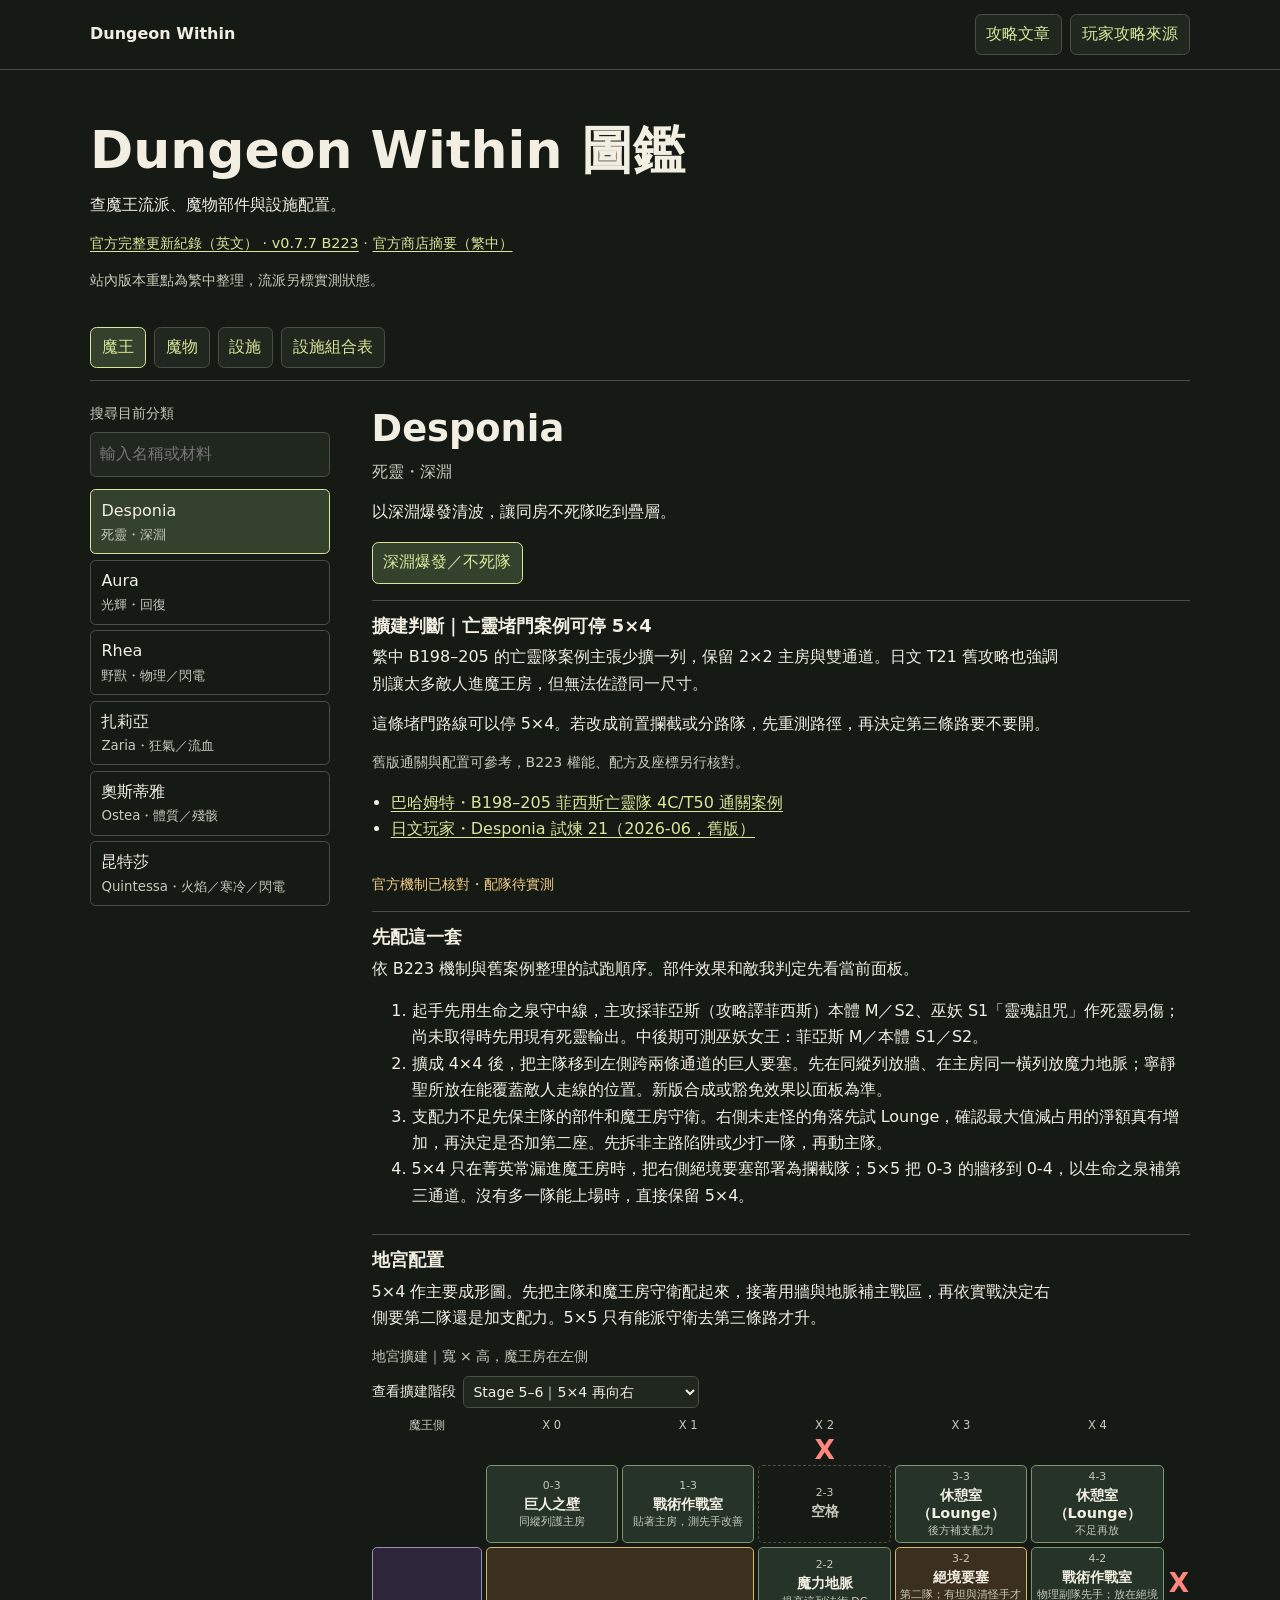
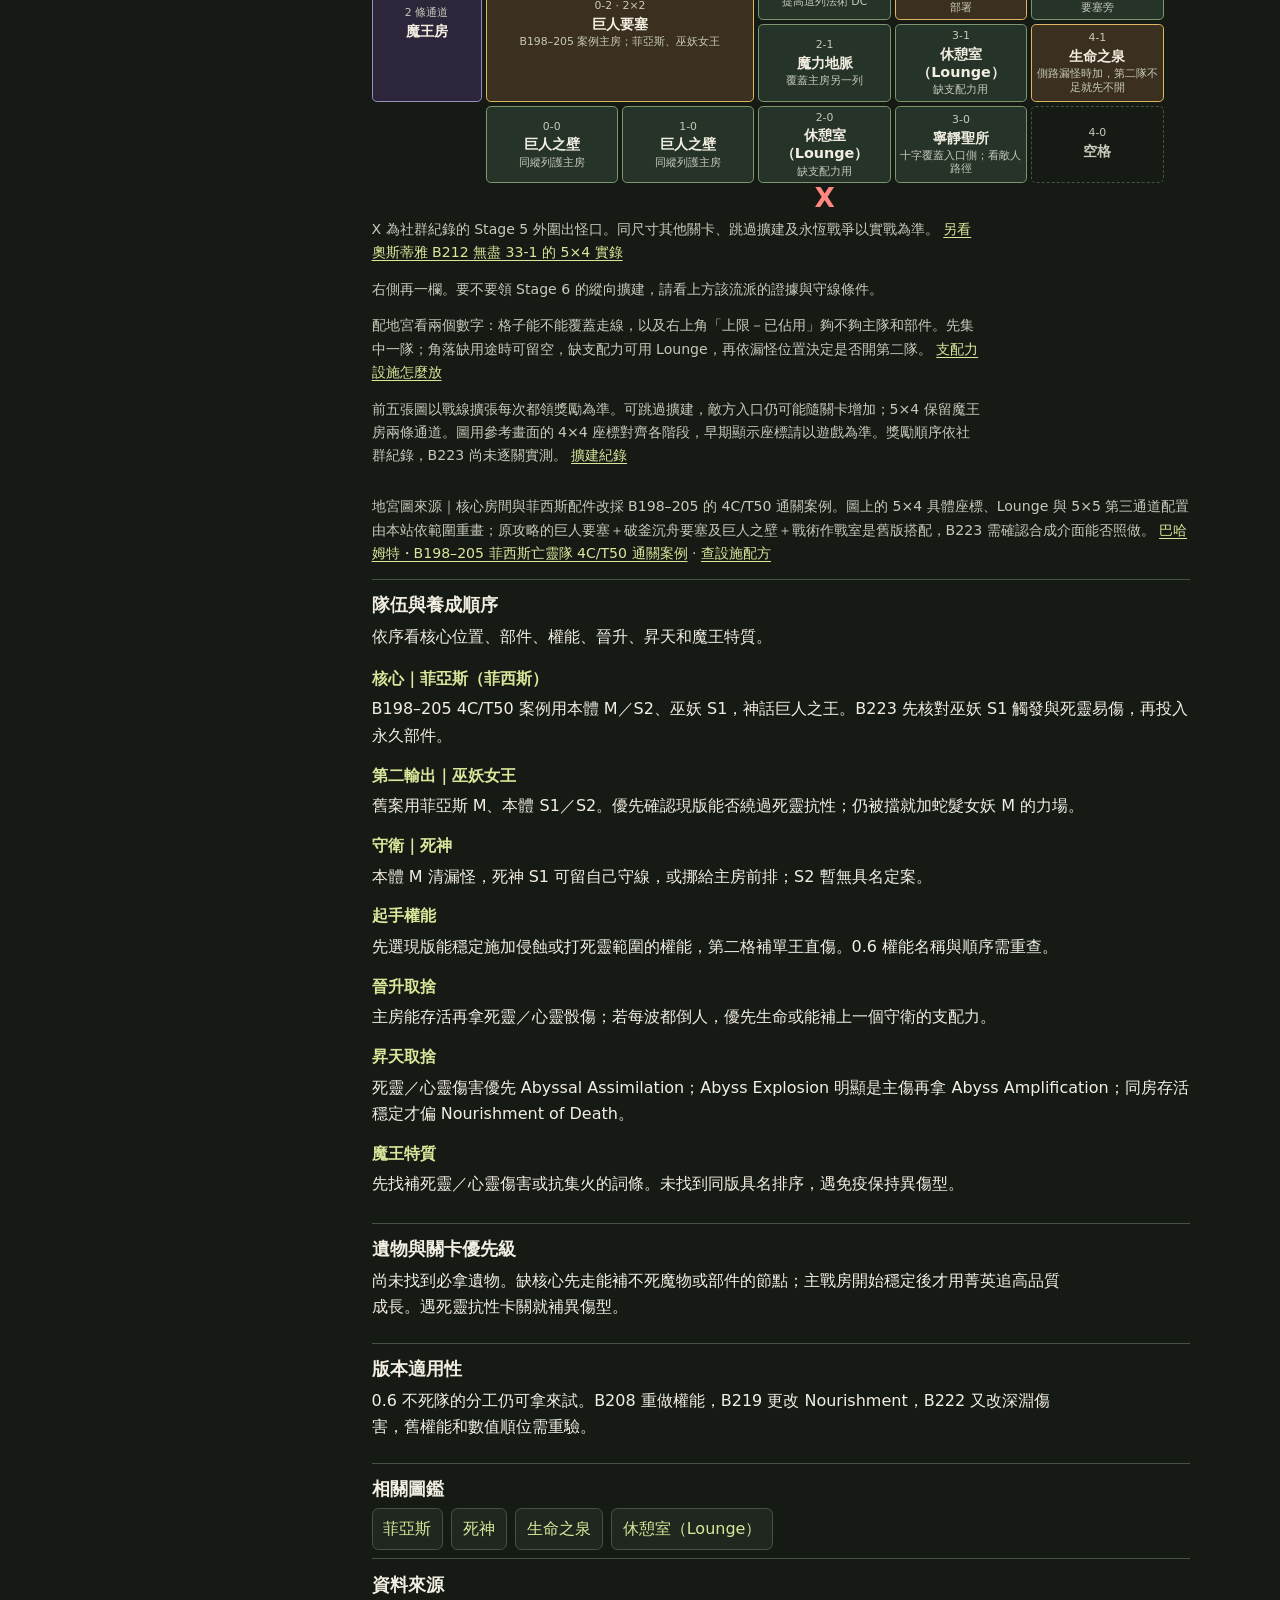
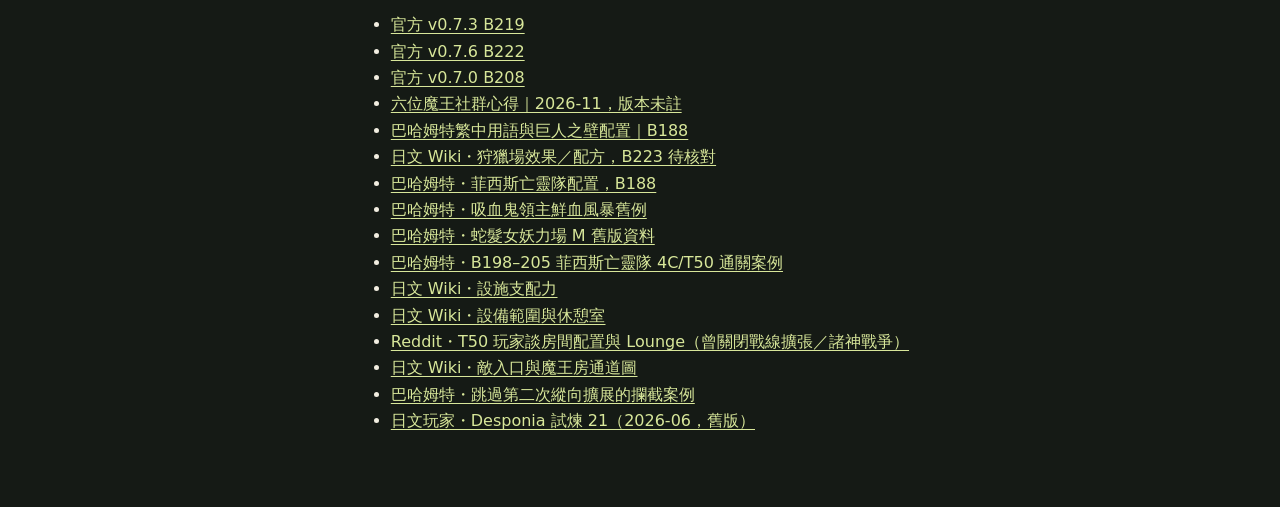
<file: index.html>
<!doctype html>
<html lang="zh-Hant">
<head>
  <meta charset="utf-8">
  <meta name="viewport" content="width=device-width, initial-scale=1">
  <meta name="theme-color" content="#151a15">
  <meta name="description" content="Dungeon Within 繁體中文圖鑑，查魔王流派、魔物部件與設施配置。">
  <title>Dungeon Within｜魔王、魔物與設施圖鑑</title>
  <link rel="stylesheet" href="codex.css?v=entrances-6">
  <script defer src="codex-data.js?v=entrances-6"></script>
  <script defer src="codex.js?v=video-evidence-1"></script>
</head>
<body>
  <a class="skip" href="#main">跳到圖鑑</a>
  <header class="mast"><div class="wrap mast-inner">
    <a class="brand" href="./">Dungeon Within</a>
    <nav aria-label="站內導覽" class="related"><a href="guides.html">攻略文章</a><a href="sources.html">玩家攻略來源</a></nav>
  </div></header>
  <main class="wrap" id="main">
    <header class="intro">
      <h1>Dungeon Within 圖鑑</h1>
      <p>查魔王流派、魔物部件與設施配置。</p>
      <p class="version"><a href="https://gamecoaster.notion.site/Dungeon-Within-Release-Note-EN-32e4966ac9c3808bba34f56a92457d39">官方完整更新紀錄（英文） · v0.7.7 B223</a> · <a href="https://apps.apple.com/tw/app/id6761328517">官方商店摘要（繁中）</a></p>
      <p class="version">站內版本重點為繁中整理，流派另標實測狀態。</p>
    </header>
    <nav aria-label="圖鑑類型" class="tabs" id="categories">
      <a href="#lords" data-category="lords">魔王</a>
      <a href="#monsters" data-category="monsters">魔物</a>
      <a href="#facilities" data-category="facilities">設施</a>
      <a href="#recipes" data-category="recipes">設施組合表</a>
    </nav>
    <div class="workspace">
      <aside class="inventory" aria-label="圖鑑索引">
        <label for="lookup">搜尋目前分類</label>
        <input id="lookup" type="search" placeholder="輸入名稱或材料">
        <nav id="entries" aria-label="圖鑑條目"></nav>
      </aside>
      <article id="detail" aria-labelledby="entry-title"></article>
    </div>
    <noscript>請啟用 JavaScript 瀏覽圖鑑，或前往 <a href="guides.html">原攻略文章</a>。</noscript>
  </main>
</body>
</html>
</file>
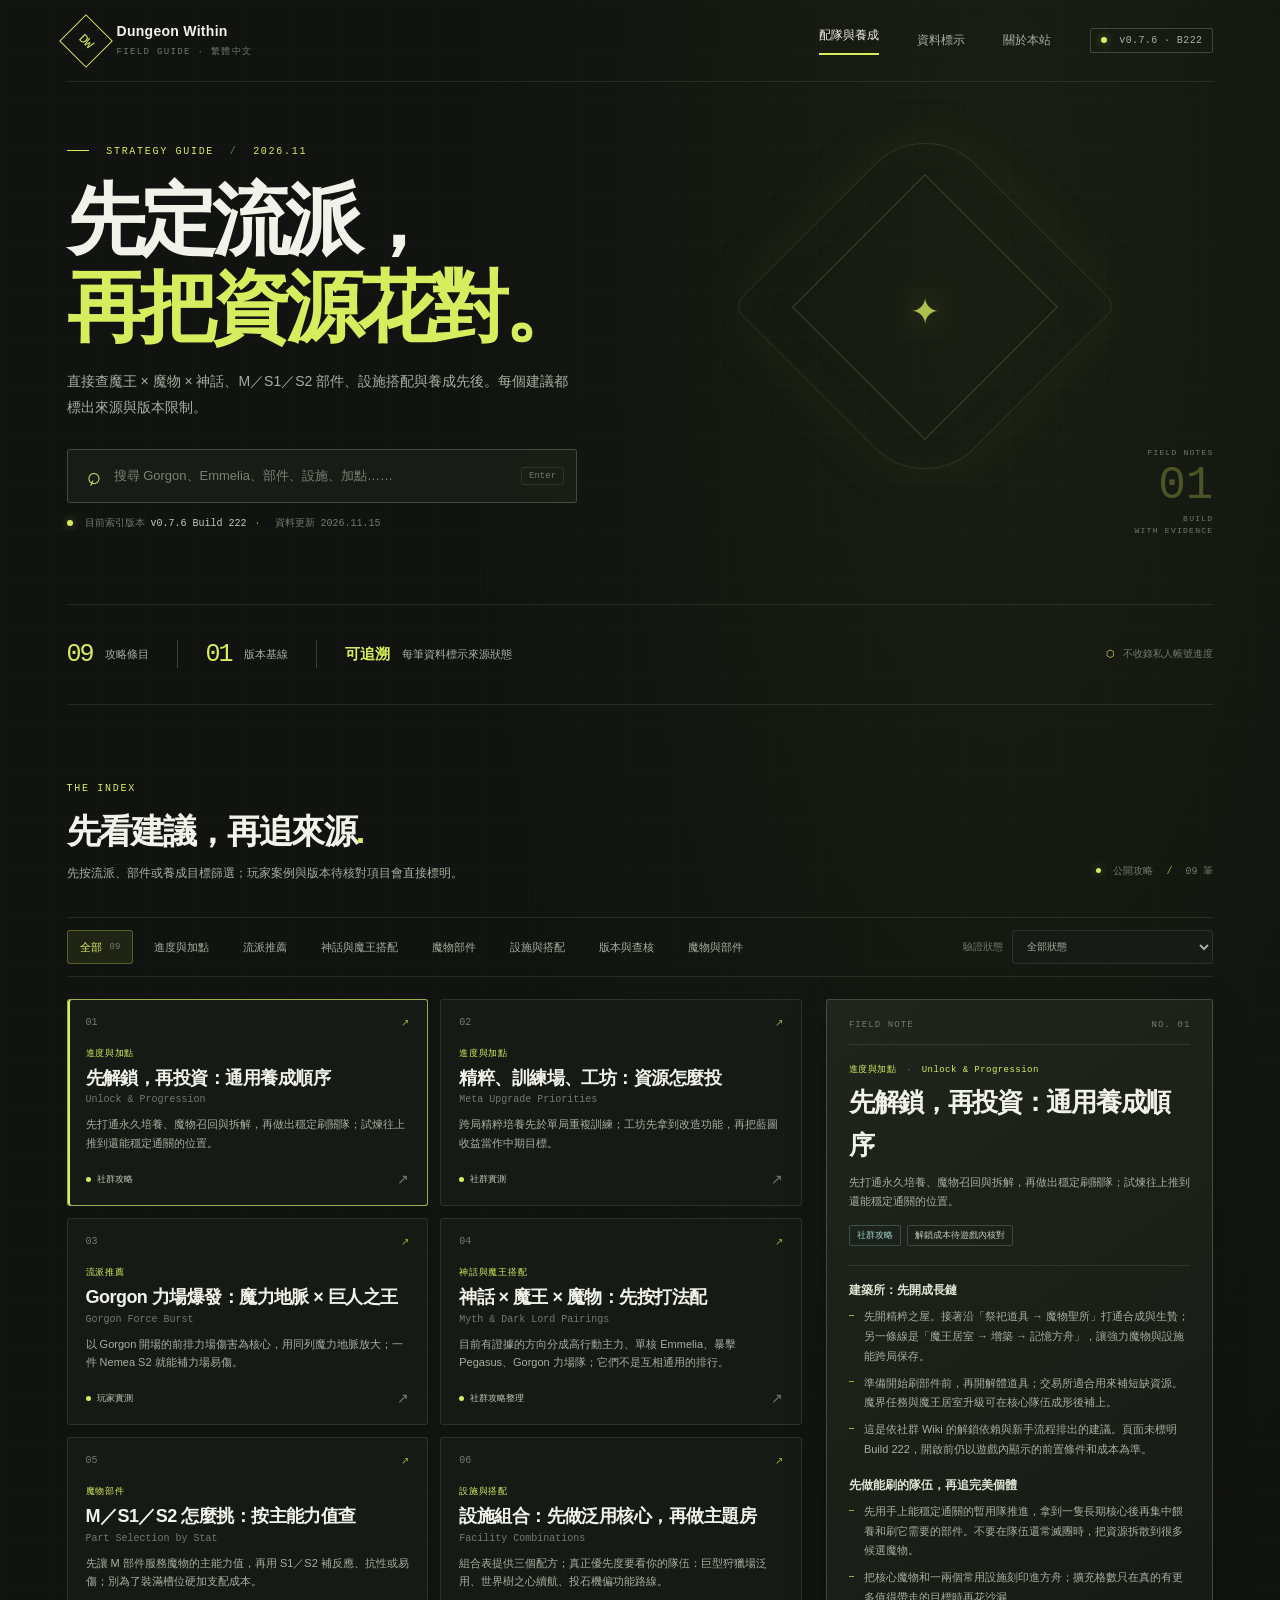
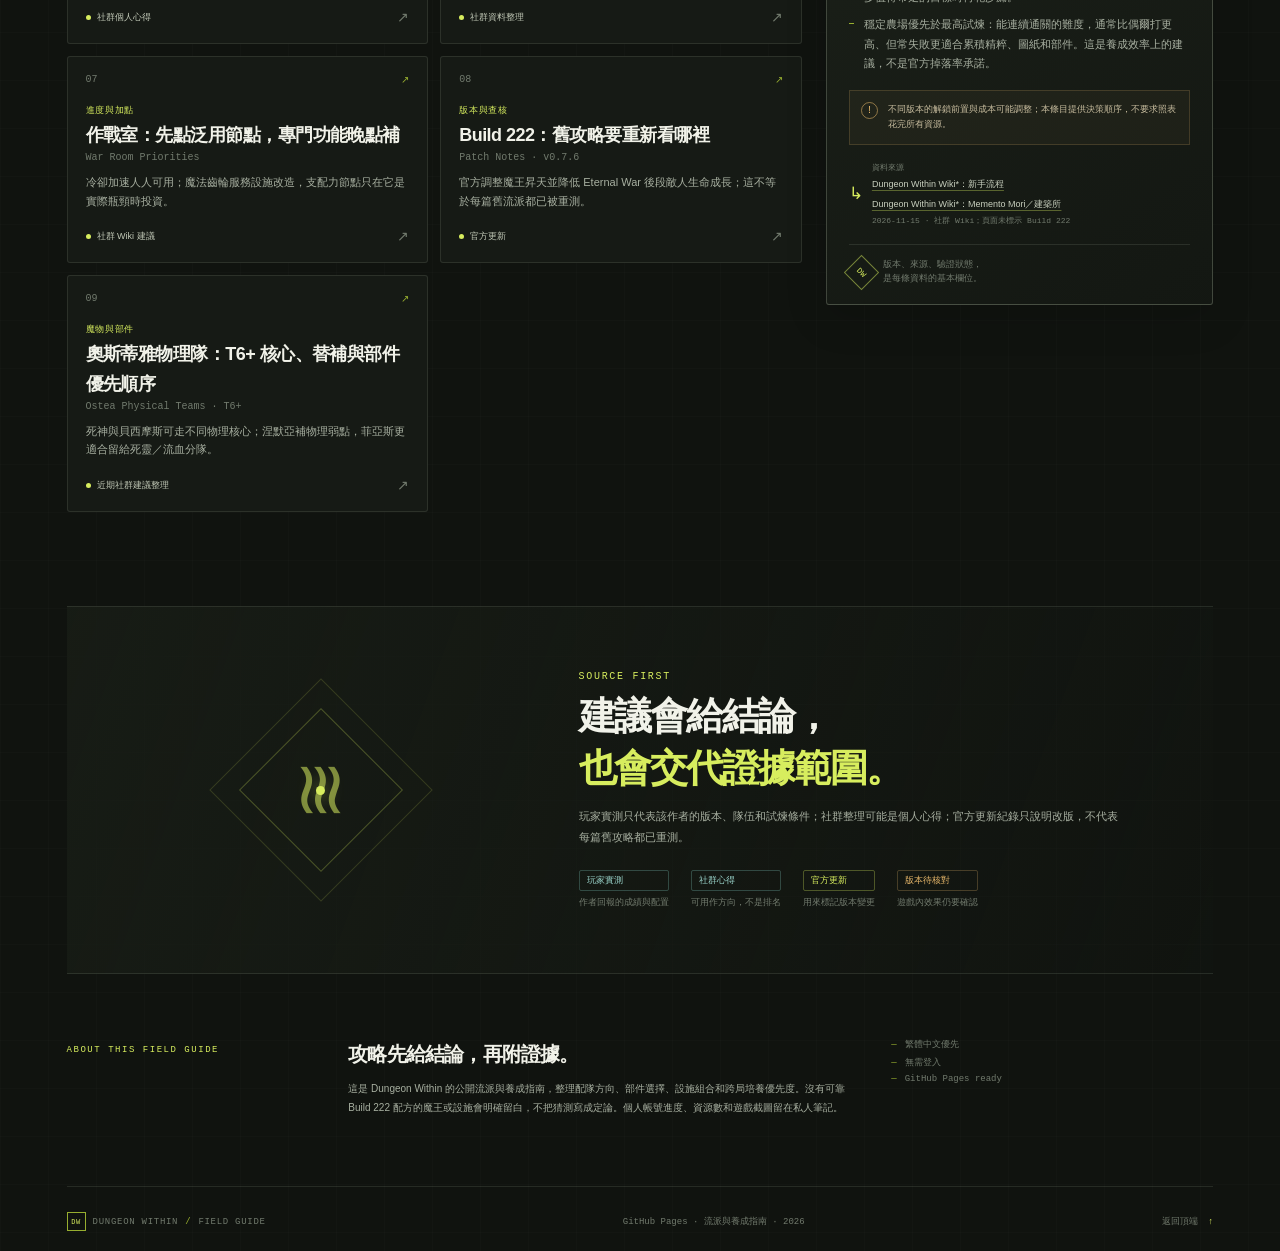
<file: guides.html>
<!doctype html>
<html lang="zh-Hant">
  <head>
    <meta charset="utf-8" />
    <meta name="viewport" content="width=device-width, initial-scale=1" />
    <meta name="theme-color" content="#10130f" />
    <meta name="description" content="Dungeon Within 繁體中文流派指南：查魔王與魔物搭配、M／S1／S2 部件、設施組合及養成順序。" />
    <title>Dungeon Within｜流派與養成指南</title>
    <link rel="stylesheet" href="styles.css" />
    <script src="content.js" defer></script>
    <script src="app.js" defer></script>
  </head>
  <body>
    <a class="skip-link" href="#library">跳到資料索引</a>
    <div class="site-shell" id="top">
      <header class="topbar">
        <a class="brand" href="./" aria-label="返回 Dungeon Within 圖鑑">
          <span class="brand-mark" aria-hidden="true">DW</span>
          <span class="brand-copy">
            <strong>Dungeon Within</strong>
            <small>FIELD GUIDE · 繁體中文</small>
          </span>
        </a>
        <button class="nav-toggle" id="nav-toggle" type="button" aria-expanded="false" aria-controls="main-nav">
          <span></span><span></span><span class="sr-only">切換導覽選單</span>
        </button>
        <nav class="main-nav" id="main-nav" aria-label="主要導覽">
          <a class="nav-link active" href="#library">配隊與養成</a>
          <a class="nav-link" href="#method">資料標示</a>
          <a class="nav-link" href="#about">關於本站</a>
          <span class="version-pill"><i></i> v0.7.6 · B222</span>
        </nav>
      </header>

      <main>
        <section class="hero" aria-labelledby="hero-title">
          <div class="hero-art" aria-hidden="true">
            <div class="sigil sigil-one"></div>
            <div class="sigil sigil-two"></div>
            <div class="sigil-core">✦</div>
          </div>
          <div class="hero-content">
            <div class="eyebrow"><span class="eyebrow-line"></span> STRATEGY GUIDE <span class="eyebrow-dot">/</span> 2026.11</div>
            <h1 id="hero-title">先定流派，<br /><em>再把資源花對。</em></h1>
            <p class="hero-intro">直接查魔王 × 魔物 × 神話、M／S1／S2 部件、設施搭配與養成先後。每個建議都標出來源與版本限制。</p>
            <form class="search-box" id="search-form" role="search">
              <label class="sr-only" for="search-input">搜尋名稱、能力或關鍵字</label>
              <span class="search-icon" aria-hidden="true">⌕</span>
              <input id="search-input" type="search" autocomplete="off" placeholder="搜尋 Gorgon、Emmelia、部件、設施、加點……" />
              <kbd>Enter</kbd>
            </form>
            <div class="hero-footnote"><span class="live-dot"></span> 目前索引版本 <strong>v0.7.6 Build 222</strong><span class="footnote-separator">·</span> 資料更新 2026.11.15</div>
          </div>
          <div class="hero-index" aria-hidden="true">
            <span class="index-label">FIELD NOTES</span>
            <span class="index-number">01</span>
            <span class="index-caption">BUILD<br />WITH EVIDENCE</span>
          </div>
        </section>

        <section class="signal-strip" aria-label="資料索引概況">
          <div class="signal-item"><span class="signal-number" id="entry-total">09</span><span class="signal-label">攻略條目</span></div>
          <div class="signal-rule"></div>
          <div class="signal-item"><span class="signal-number">01</span><span class="signal-label">版本基線</span></div>
          <div class="signal-rule"></div>
          <div class="signal-item"><span class="signal-number signal-word">可追溯</span><span class="signal-label">每筆資料標示來源狀態</span></div>
          <div class="signal-note"><span class="shield-icon">⬡</span> 不收錄私人帳號進度</div>
        </section>

        <section class="library-section" id="library" aria-labelledby="library-title">
          <div class="section-heading">
            <div>
              <div class="section-kicker">THE INDEX</div>
              <h2 id="library-title">先看建議，再追來源<span class="heading-period">.</span></h2>
              <p>先按流派、部件或養成目標篩選；玩家案例與版本待核對項目會直接標明。</p>
            </div>
            <div class="view-label"><span class="view-indicator"></span> 公開攻略 <span class="view-divider">/</span> <span id="visible-count">09 筆</span></div>
          </div>

          <div class="filter-bar">
            <div class="filter-tabs" role="group" aria-label="依資料類型篩選">
              <button class="filter-chip selected" type="button" data-category="全部" aria-pressed="true">全部 <span id="all-count">14</span></button>
            </div>
            <label class="status-filter">
              <span>驗證狀態</span>
              <select id="status-filter" aria-label="依驗證狀態篩選">
                <option value="全部">全部狀態</option>
              </select>
            </label>
          </div>

          <div class="library-layout">
            <div class="entry-area">
              <div class="entry-grid" id="entry-grid" aria-live="polite"></div>
              <div class="empty-state" id="empty-state" hidden>
                <span class="empty-mark">⌕</span>
                <h3>沒有找到相符資料</h3>
                <p>試試魔物名稱、部件、神話或加點關鍵字，再清除篩選條件。</p>
                <button class="text-button" id="reset-filters" type="button">清除篩選 <span>↗</span></button>
              </div>
            </div>
            <aside class="detail-panel" id="detail-panel" aria-labelledby="detail-title" aria-live="polite">
              <div class="detail-topline"><span>FIELD NOTE</span><span id="detail-number">NO. 01</span></div>
              <div id="detail-content"></div>
              <div class="detail-footer"><span class="detail-seal">DW</span><span>版本、來源、驗證狀態，<br />是每條資料的基本欄位。</span></div>
            </aside>
          </div>
        </section>

        <section class="method-section" id="method" aria-labelledby="method-title">
          <div class="method-art" aria-hidden="true"><span>≋</span><i></i></div>
          <div class="method-copy">
            <div class="section-kicker">SOURCE FIRST</div>
            <h2 id="method-title">建議會給結論，<br /><em>也會交代證據範圍。</em></h2>
            <p>玩家實測只代表該作者的版本、隊伍和試煉條件；社群整理可能是個人心得；官方更新紀錄只說明改版，不代表每篇舊攻略都已重測。</p>
            <div class="method-legend">
              <div><span class="legend-badge community">玩家實測</span><small>作者回報的成績與配置</small></div>
              <div><span class="legend-badge community">社群心得</span><small>可用作方向，不是排名</small></div>
              <div><span class="legend-badge official">官方更新</span><small>用來標記版本變更</small></div>
              <div><span class="legend-badge pending">版本待核對</span><small>遊戲內效果仍要確認</small></div>
            </div>
          </div>
        </section>

        <section class="about-section" id="about" aria-labelledby="about-title">
          <div class="about-label">ABOUT THIS FIELD GUIDE</div>
          <div class="about-body">
            <h2 id="about-title">攻略先給結論，再附證據。</h2>
            <p>這是 Dungeon Within 的公開流派與養成指南，整理配隊方向、部件選擇、設施組合和跨局培養優先度。沒有可靠 Build 222 配方的魔王或設施會明確留白，不把猜測寫成定論。個人帳號進度、資源數和遊戲截圖留在私人筆記。</p>
          </div>
          <div class="about-meta"><span>繁體中文優先</span><span>無需登入</span><span>GitHub Pages ready</span></div>
        </section>
      </main>

      <footer class="site-footer">
        <a class="footer-brand" href="#top"><span class="footer-mark">DW</span> DUNGEON WITHIN <span class="footer-slash">/</span> FIELD GUIDE</a>
        <span class="footer-copy">GitHub Pages · 流派與養成指南 · <span id="footer-year">2026</span></span>
        <a class="back-top" href="#top">返回頂端 <span>↑</span></a>
      </footer>
    </div>
  </body>
</html>
</file>
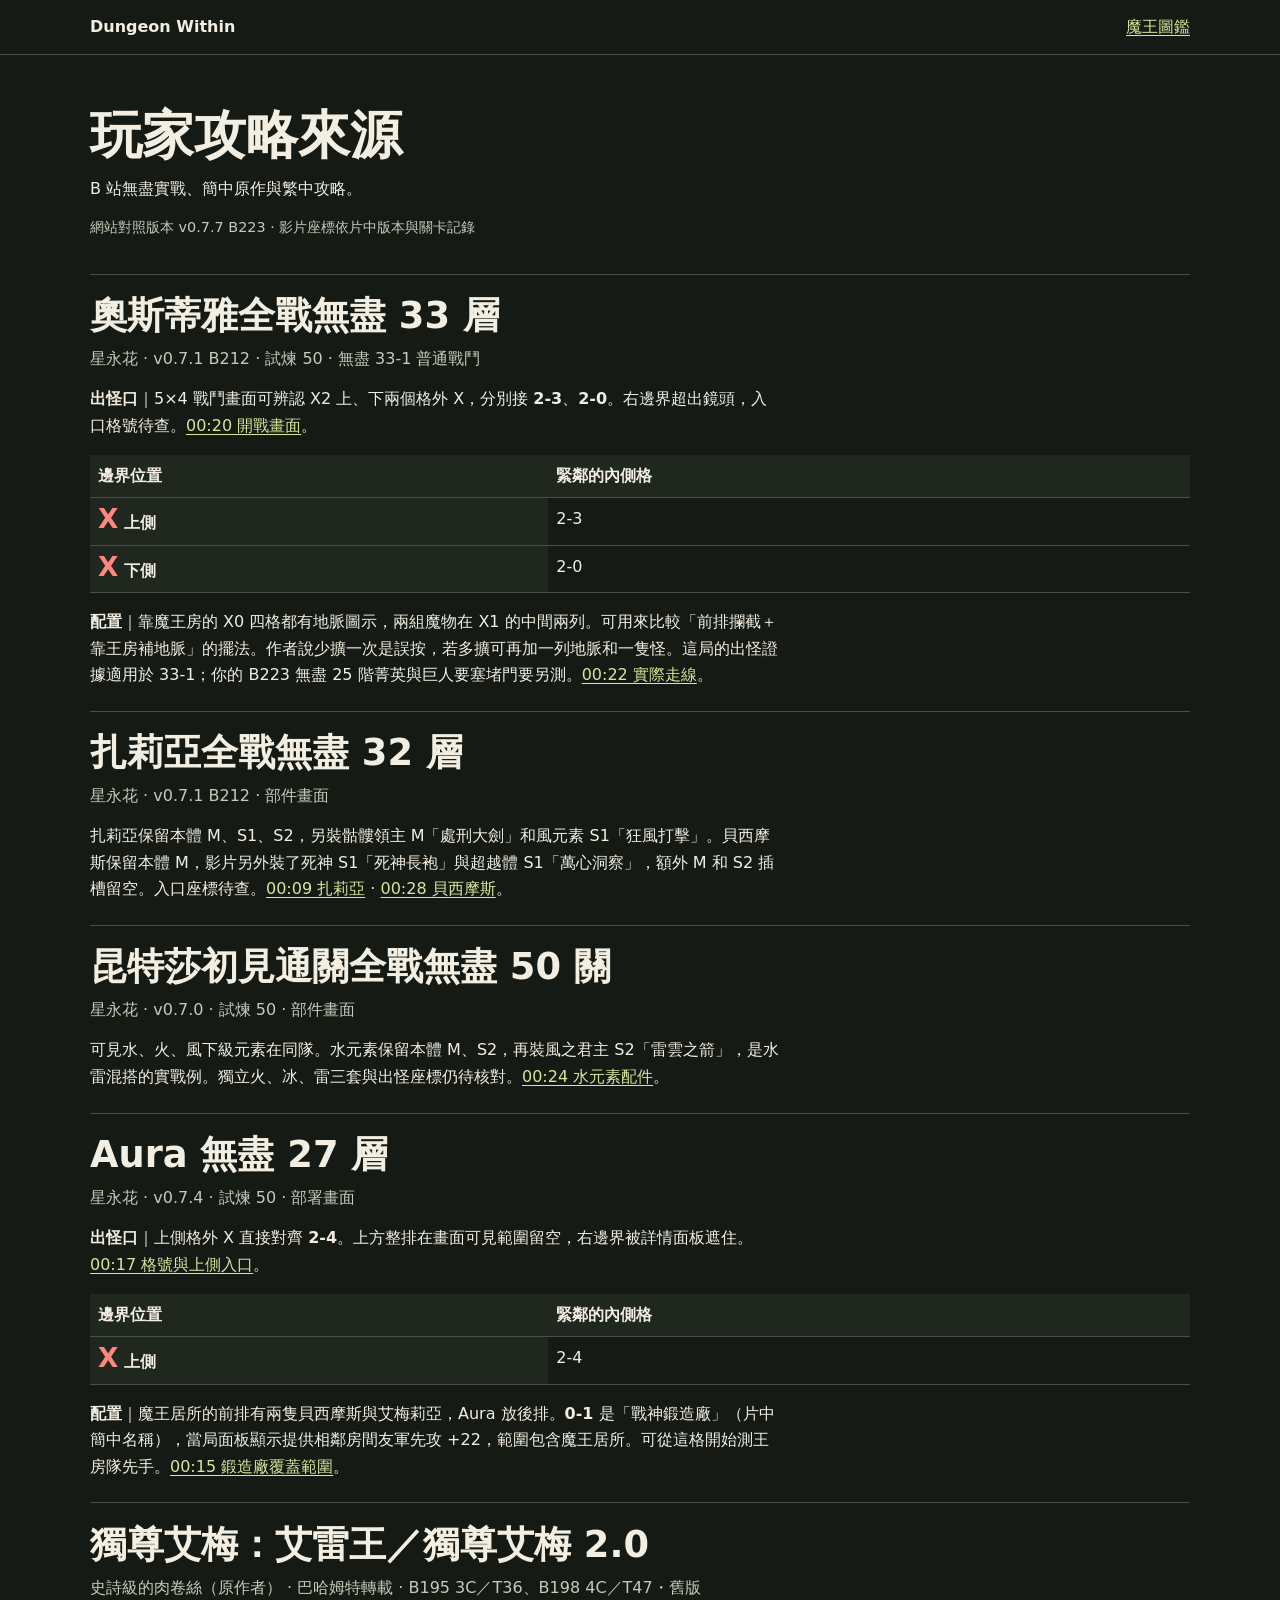
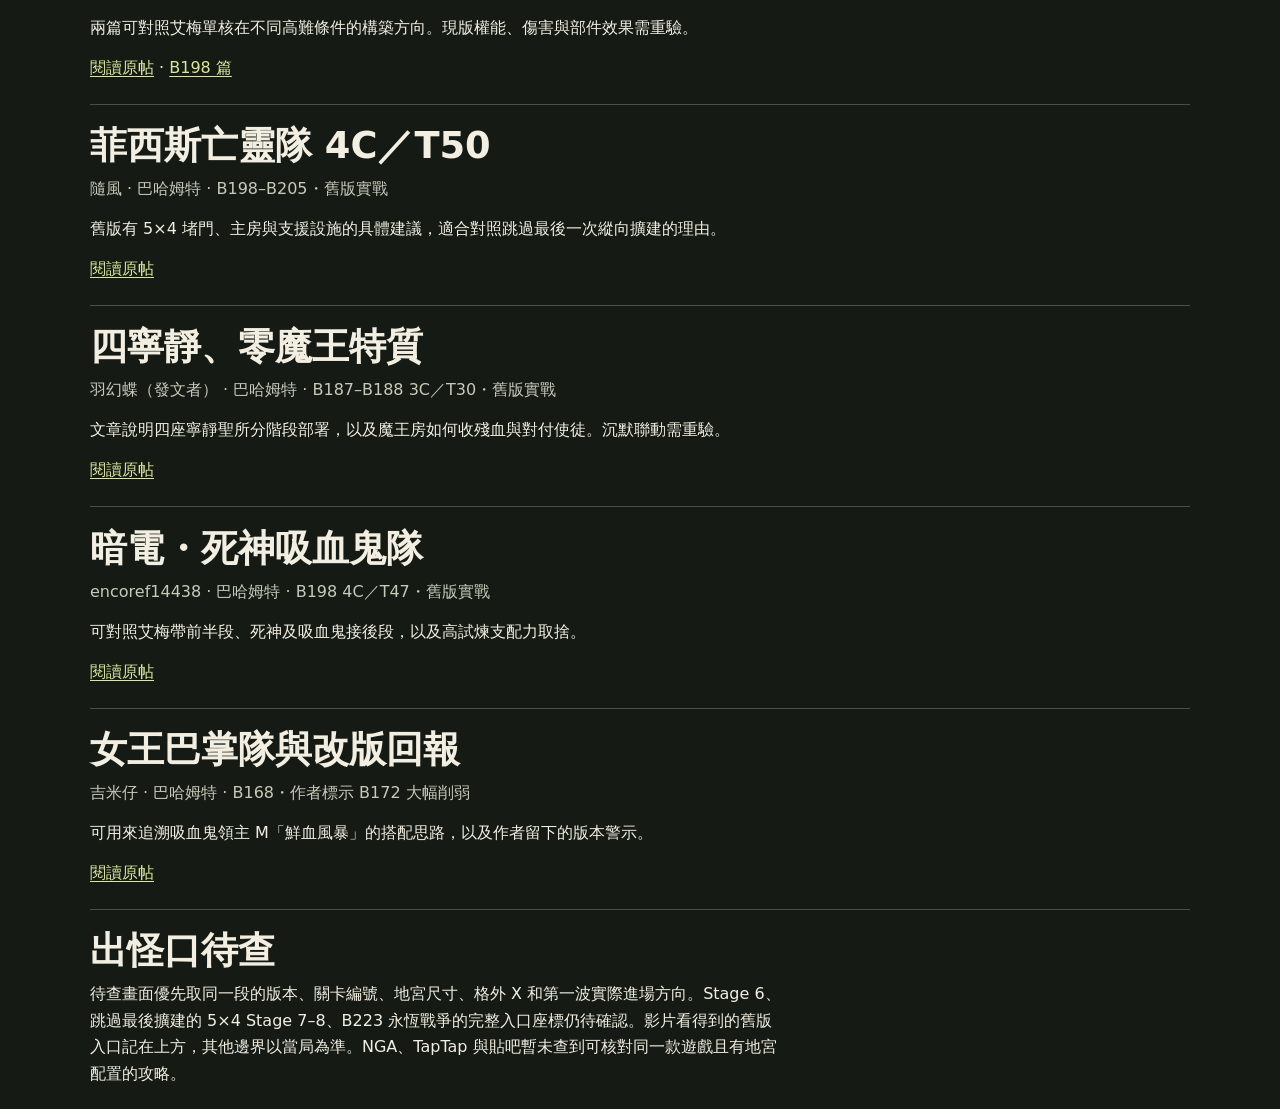
<file: sources.html>
<!doctype html>
<html lang="zh-Hant">
<head>
  <meta charset="utf-8">
  <meta name="viewport" content="width=device-width, initial-scale=1">
  <title>玩家攻略來源｜Dungeon Within 圖鑑</title>
  <link rel="stylesheet" href="codex.css">
</head>
<body>
  <header class="mast"><div class="wrap mast-inner"><a class="brand" href="./">Dungeon Within</a><a href="./#lords">魔王圖鑑</a></div></header>
  <main class="wrap">
    <header class="intro">
      <h1>玩家攻略來源</h1>
      <p>B 站無盡實戰、簡中原作與繁中攻略。</p>
      <p class="version">網站對照版本 v0.7.7 B223 · 影片座標依片中版本與關卡記錄</p>
    </header>
    <section id="ostea-video" class="guide-section">
      <h2>奧斯蒂雅全戰無盡 33 層</h2>
      <p class="subtitle">星永花 · v0.7.1 B212 · 試煉 50 · 無盡 33-1 普通戰鬥</p>
      <p><strong>出怪口</strong>｜5×4 戰鬥畫面可辨認 X2 上、下兩個格外 X，分別接 <strong>2-3</strong>、<strong>2-0</strong>。右邊界超出鏡頭，入口格號待查。<a href="https://www.bilibili.com/video/BV1g6xH61EBz/?t=20">00:20 開戰畫面</a>。</p>
      <table class="recipe-table" aria-label="奧斯蒂雅 33-1 的外圍出怪口">
        <thead><tr><th scope="col">邊界位置</th><th scope="col">緊鄰的內側格</th></tr></thead>
        <tbody>
          <tr><th scope="row"><span aria-hidden="true" class="board-entrance">X</span> 上側</th><td>2-3</td></tr>
          <tr><th scope="row"><span aria-hidden="true" class="board-entrance">X</span> 下側</th><td>2-0</td></tr>
        </tbody>
      </table>
      <p><strong>配置</strong>｜靠魔王房的 X0 四格都有地脈圖示，兩組魔物在 X1 的中間兩列。可用來比較「前排攔截＋靠王房補地脈」的擺法。作者說少擴一次是誤按，若多擴可再加一列地脈和一隻怪。這局的出怪證據適用於 33-1；你的 B223 無盡 25 階菁英與巨人要塞堵門要另測。<a href="https://www.bilibili.com/video/BV1g6xH61EBz/?t=22">00:22 實際走線</a>。</p>
    </section>
    <section id="zaria-video" class="guide-section">
      <h2>扎莉亞全戰無盡 32 層</h2>
      <p class="subtitle">星永花 · v0.7.1 B212 · 部件畫面</p>
      <p>扎莉亞保留本體 M、S1、S2，另裝骷髏領主 M「處刑大劍」和風元素 S1「狂風打擊」。貝西摩斯保留本體 M，影片另外裝了死神 S1「死神長袍」與超越體 S1「萬心洞察」，額外 M 和 S2 插槽留空。入口座標待查。<a href="https://www.bilibili.com/video/BV1vMxr6uENe/?t=9">00:09 扎莉亞</a> · <a href="https://www.bilibili.com/video/BV1vMxr6uENe/?t=28">00:28 貝西摩斯</a>。</p>
    </section>
    <section id="quintessa-video" class="guide-section">
      <h2>昆特莎初見通關全戰無盡 50 關</h2>
      <p class="subtitle">星永花 · v0.7.0 · 試煉 50 · 部件畫面</p>
      <p>可見水、火、風下級元素在同隊。水元素保留本體 M、S2，再裝風之君主 S2「雷雲之箭」，是水雷混搭的實戰例。獨立火、冰、雷三套與出怪座標仍待核對。<a href="https://www.bilibili.com/video/BV1CCxP6SEeR/?t=24">00:24 水元素配件</a>。</p>
    </section>
    <section id="aura-video" class="guide-section">
      <h2>Aura 無盡 27 層</h2>
      <p class="subtitle">星永花 · v0.7.4 · 試煉 50 · 部署畫面</p>
      <p><strong>出怪口</strong>｜上側格外 X 直接對齊 <strong>2-4</strong>。上方整排在畫面可見範圍留空，右邊界被詳情面板遮住。<a href="https://www.bilibili.com/video/BV1fgWG64EVu/?t=17">00:17 格號與上側入口</a>。</p>
      <table class="recipe-table" aria-label="Aura 部署畫面的外圍出怪口">
        <thead><tr><th scope="col">邊界位置</th><th scope="col">緊鄰的內側格</th></tr></thead>
        <tbody>
          <tr><th scope="row"><span aria-hidden="true" class="board-entrance">X</span> 上側</th><td>2-4</td></tr>
        </tbody>
      </table>
      <p><strong>配置</strong>｜魔王居所的前排有兩隻貝西摩斯與艾梅莉亞，Aura 放後排。<strong>0-1</strong> 是「戰神鍛造廠」（片中簡中名稱），當局面板顯示提供相鄰房間友軍先攻 +22，範圍包含魔王居所。可從這格開始測王房隊先手。<a href="https://www.bilibili.com/video/BV1fgWG64EVu/?t=15">00:15 鍛造廠覆蓋範圍</a>。</p>
    </section>
    <section class="guide-section">
      <h2>獨尊艾梅：艾雷王／獨尊艾梅 2.0</h2>
      <p class="subtitle">史詩級的肉卷絲（原作者） · 巴哈姆特轉載 · B195 3C／T36、B198 4C／T47・舊版</p>
      <p>兩篇可對照艾梅單核在不同高難條件的構築方向。現版權能、傷害與部件效果需重驗。</p>
      <p><a href="https://forum.gamer.com.tw/Co.php?bsn=85358&amp;sn=219">閱讀原帖</a> · <a href="https://forum.gamer.com.tw/Co.php?bsn=85358&amp;sn=234">B198 篇</a></p>
    </section>
    <section class="guide-section">
      <h2>菲西斯亡靈隊 4C／T50</h2>
      <p class="subtitle">隨風 · 巴哈姆特 · B198–B205・舊版實戰</p>
      <p>舊版有 5×4 堵門、主房與支援設施的具體建議，適合對照跳過最後一次縱向擴建的理由。</p>
      <p><a href="https://forum.gamer.com.tw/C.php?bsn=85358&amp;snA=122&amp;tnum=1">閱讀原帖</a></p>
    </section>
    <section class="guide-section">
      <h2>四寧靜、零魔王特質</h2>
      <p class="subtitle">羽幻蝶（發文者） · 巴哈姆特 · B187–B188 3C／T30・舊版實戰</p>
      <p>文章說明四座寧靜聖所分階段部署，以及魔王房如何收殘血與對付使徒。沉默聯動需重驗。</p>
      <p><a href="https://forum.gamer.com.tw/C.php?bsn=85358&amp;last=1&amp;snA=88&amp;tnum=3">閱讀原帖</a></p>
    </section>
    <section class="guide-section">
      <h2>暗電・死神吸血鬼隊</h2>
      <p class="subtitle">encoref14438 · 巴哈姆特 · B198 4C／T47・舊版實戰</p>
      <p>可對照艾梅帶前半段、死神及吸血鬼接後段，以及高試煉支配力取捨。</p>
      <p><a href="https://forum.gamer.com.tw/Co.php?bPage=0&amp;bsn=85358&amp;sn=231&amp;subbsn=1">閱讀原帖</a></p>
    </section>
    <section class="guide-section">
      <h2>女王巴掌隊與改版回報</h2>
      <p class="subtitle">吉米仔 · 巴哈姆特 · B168・作者標示 B172 大幅削弱</p>
      <p>可用來追溯吸血鬼領主 M「鮮血風暴」的搭配思路，以及作者留下的版本警示。</p>
      <p><a href="https://forum.gamer.com.tw/Co.php?bsn=85358&amp;sn=96">閱讀原帖</a></p>
    </section>
    <section class="guide-section"><h2>出怪口待查</h2><p>待查畫面優先取同一段的版本、關卡編號、地宮尺寸、格外 X 和第一波實際進場方向。Stage 6、跳過最後擴建的 5×4 Stage 7–8、B223 永恆戰爭的完整入口座標仍待確認。影片看得到的舊版入口記在上方，其他邊界以當局為準。NGA、TapTap 與貼吧暫未查到可核對同一款遊戲且有地宮配置的攻略。</p></section>
  </main>
</body>
</html>
</file>
<file: codex.css>
* { box-sizing: border-box; }
:root {
  color-scheme: dark;
  font-family: system-ui, "Microsoft JhengHei", sans-serif;
  background: #151a15;
  color: #f2eee1;
  --text-muted: #c7c9b9;
  --green: #d8e79a;
  --line: #485143;
  --panel: #20271f;
}
body { margin: 0; line-height: 1.65; }
a { color: var(--green); text-underline-offset: .21em; }
a:focus-visible, input:focus-visible { outline: 2px solid #f2cd88; outline-offset: 3px; }
.wrap { width: min(1100px, calc(100% - 2rem)); margin-inline: auto; }
.mast { border-bottom: 1px solid var(--line); }
.mast-inner { display: flex; align-items: center; justify-content: space-between; gap: 1rem; padding-block: .85rem; }
.brand { font-weight: 750; color: inherit; text-decoration: none; }
.skip { position: absolute; top: -6rem; left: 1rem; padding: .4rem; background: #151a15; }
.skip:focus { top: .5rem; }
.intro { padding: clamp(1.5rem, 5vw, 3rem) 0 1.25rem; }
h1, h2, h3 { line-height: 1.25; }
h1 { font-size: clamp(2rem, 5vw, 3.25rem); margin: 0 0 .55rem; }
h2 { font-size: clamp(1.6rem, 3vw, 2.3rem); margin: .25rem 0 .45rem; }
h3 { font-size: 1.12rem; margin: 0 0 .45rem; }
p { margin: .35rem 0 .85rem; }
.version, .subtitle, .muted { color: var(--text-muted); }
.version, .status { font-size: .9rem; }
.tabs, .route-nav, .related { display: flex; flex-wrap: wrap; gap: .5rem; }
.tabs { border-bottom: 1px solid var(--line); padding-bottom: .75rem; }
:is(.tabs, .route-nav, .related) a { text-decoration: none; background: var(--panel); border: 1px solid var(--line); border-radius: .4rem; padding: .42rem .68rem; }
:is(.tabs, .route-nav, .related, #entries) a:hover { border-color: var(--green); }
[aria-current="page"] { background: #34412c !important; border-color: var(--green) !important; }
.workspace { display: grid; grid-template-columns: minmax(12rem, 15rem) minmax(0, 1fr); gap: clamp(1rem, 4vw, 2.6rem); padding-block: 1.3rem 3rem; }
.inventory label { font-size: .9rem; display: block; color: var(--text-muted); }
input { padding: .55rem; color: inherit; background: var(--panel); border: 1px solid var(--line); border-radius: .35rem; width: 100%; font: inherit; margin-block: .35rem .75rem; }
#entries { display: grid; gap: .35rem; }
#entries a { display: block; padding: .45rem .65rem; border: 1px solid var(--line); border-radius: .35rem; text-decoration: none; color: inherit; }
#entries small { display: block; color: var(--text-muted); }
.status { color: #f2cd88; }
.guide-section { border-top: 1px solid var(--line); padding-block: .9rem .55rem; }
.guide-section p { max-width: 68ch; }
.route-nav { margin: 1rem 0; }
.sources { padding-inline-start: 1.2rem; }
@media (max-width: 690px) {
  .workspace { grid-template-columns: 1fr; }
  #entries { grid-template-columns: repeat(2, minmax(0, 1fr)); }
}

.dungeon-figure { margin: .6rem 0 0; }
.dungeon-figure figcaption, .board-note { color: var(--text-muted); font-size: .88rem; }
.dungeon-board { display: grid; grid-template-columns: minmax(0, .83fr) repeat(var(--board-width), minmax(0, 1fr)) minmax(.8rem, 1.4rem); grid-template-rows: auto 1.35rem repeat(var(--board-height), minmax(3.65rem, auto)) 1.35rem; gap: .25rem; margin-block: .55rem; }
.board-axis, .board-side { text-align: center; color: var(--text-muted); font-size: .72rem; }
.dungeon-tile { display: flex; flex-direction: column; justify-content: center; align-items: center; text-align: center; overflow-wrap: anywhere; border: 1px solid var(--line); border-radius: .3rem; background: var(--panel); padding: .25rem .14rem; line-height: 1.25; font-size: clamp(.69rem, 2.45vw, .9rem); }
.tile-label, .dungeon-tile small { color: var(--text-muted); font-size: .68rem; }
.dungeon-tile strong { margin-block: .14rem; }
.tile-hunt { border-color: #dfb662; background: #3b3020; }
.tile-support { border-color: #7c966d; background: #253329; }
.tile-trap { border-color: #bc8b9f; background: #36232d; }
.tile-lord { border-color: #9a8ebd; background: #2d253a; }
.tile-empty { border-style: dashed; background: transparent; color: var(--text-muted); }

.stage-label { display: flex; flex-wrap: wrap; align-items: center; gap: .45rem; margin-block: .5rem; font-size: .88rem; }
.stage-label select { max-width: 100%; padding: .35rem; color: inherit; background: var(--panel); border: 1px solid var(--line); border-radius: .35rem; font: inherit; }

.recipe-table { width: 100%; border-collapse: collapse; text-align: left; margin-block: 1rem; }
.recipe-table caption { text-align: left; color: var(--text-muted); margin-bottom: .5rem; }
.recipe-table :is(th, td) { padding: .5rem; border-bottom: 1px solid var(--line); vertical-align: top; }
.recipe-table th { background: var(--panel); }
.build-checklist dt { color: var(--green); font-weight: 700; }
.build-checklist dd { margin: .25rem 0 .85rem; }

.board-entrance { color: #ff877f; font: 900 clamp(1.08rem, 3.6vw, 1.65rem)/1 system-ui, sans-serif; place-self: center; }
</file>
<file: styles.css>
:root {
  color-scheme: dark;
  --bg: #10130f;
  --surface: #171b16;
  --surface-raised: #1d221c;
  --surface-soft: #22281f;
  --line: rgba(220, 231, 204, .11);
  --line-strong: rgba(220, 231, 204, .22);
  --text: #f1f2e9;
  --muted: #a7afa0;
  --dim: #717a6d;
  --acid: #d7ed5e;
  --acid-dark: #97ae2f;
  --amber: #e8b86b;
  --red: #e58a70;
  --mono: "DM Mono", "Cascadia Code", monospace;
  --sans: "Manrope", "Noto Sans TC", "Microsoft JhengHei", sans-serif;
}

* { box-sizing: border-box; }
html { scroll-behavior: smooth; }
body {
  margin: 0;
  background: var(--bg);
  color: var(--text);
  font-family: var(--sans);
  font-size: 15px;
  line-height: 1.65;
  background-image: radial-gradient(ellipse at 78% 8%, rgba(134, 157, 61, .08), transparent 34rem),
                    linear-gradient(rgba(255,255,255,.012) 1px, transparent 1px),
                    linear-gradient(90deg, rgba(255,255,255,.012) 1px, transparent 1px);
  background-size: auto, 48px 48px, 48px 48px;
}
button, input, select { font: inherit; }
button, a, select { -webkit-tap-highlight-color: transparent; }
a { color: inherit; text-decoration: none; }
button { color: inherit; }
.sr-only { position: absolute; width: 1px; height: 1px; padding: 0; margin: -1px; overflow: hidden; clip: rect(0,0,0,0); white-space: nowrap; border: 0; }
.skip-link { position: fixed; z-index: 20; left: 1rem; top: -5rem; padding: .6rem 1rem; background: var(--acid); color: #171b12; border-radius: 4px; }
.skip-link:focus { top: 1rem; }
.site-shell { max-width: 1440px; margin: 0 auto; padding: 0 5.2vw; overflow: hidden; }

.topbar { min-height: 82px; display: flex; justify-content: space-between; align-items: center; border-bottom: 1px solid var(--line); position: relative; z-index: 3; }
.brand { display: flex; align-items: center; gap: 12px; }
.brand-mark { width: 38px; height: 38px; display: grid; place-items: center; border: 1px solid var(--acid); color: var(--acid); font: 500 13px var(--mono); letter-spacing: -1px; transform: rotate(45deg); }
.brand-copy { display: grid; line-height: 1.2; }
.brand-copy strong { font-size: 14px; letter-spacing: .02em; }
.brand-copy small { margin-top: 5px; color: var(--dim); font: 9px var(--mono); letter-spacing: .15em; }
.main-nav { display: flex; align-items: center; gap: clamp(18px, 3vw, 44px); }
.nav-link { font-size: 12px; color: var(--muted); transition: color .18s ease; }
.nav-link:hover, .nav-link.active { color: var(--text); }
.nav-link.active::after { content: ""; display: block; height: 2px; margin-top: 7px; background: var(--acid); }
.version-pill { padding: 6px 10px; border: 1px solid var(--line-strong); border-radius: 2px; color: var(--muted); font: 10px var(--mono); letter-spacing: .04em; }
.version-pill i, .live-dot, .view-indicator { display: inline-block; width: 6px; height: 6px; margin-right: 6px; border-radius: 50%; background: var(--acid); box-shadow: 0 0 10px rgba(215,237,94,.45); }
.nav-toggle { display: none; }

.hero { min-height: 465px; position: relative; display: flex; align-items: center; padding: 64px 0 74px; border-bottom: 1px solid var(--line); isolation: isolate; }
.hero-content { max-width: 670px; position: relative; z-index: 1; }
.eyebrow, .section-kicker, .about-label { color: var(--acid); font: 10px var(--mono); letter-spacing: .17em; }
.eyebrow-line { display: inline-block; width: 22px; height: 1px; margin: 0 10px 3px 0; background: var(--acid); }
.eyebrow-dot { margin: 0 8px; color: var(--dim); }
h1, h2, h3, h4, p { margin-top: 0; }
.hero h1 { margin: 20px 0 16px; font-size: clamp(42px, 6.3vw, 78px); font-weight: 700; letter-spacing: -.065em; line-height: 1.12; }
.hero h1 em, .method-copy h2 em { color: var(--acid); font-style: normal; }
.hero-intro { max-width: 510px; margin-bottom: 28px; color: var(--muted); font-size: 14px; line-height: 1.9; }
.search-box { width: min(100%, 530px); height: 54px; display: flex; align-items: center; padding: 0 12px 0 18px; border: 1px solid var(--line-strong); border-radius: 3px; background: rgba(26,31,24,.9); transition: border-color .2s ease, box-shadow .2s ease; }
.search-box:focus-within { border-color: rgba(215,237,94,.7); box-shadow: 0 0 0 3px rgba(215,237,94,.08); }
.search-icon { margin-right: 12px; color: var(--acid); font-size: 24px; line-height: 1; transform: rotate(-20deg); }
.search-box input { flex: 1; min-width: 0; border: 0; outline: 0; background: transparent; color: var(--text); font-size: 13px; }
.search-box input::placeholder { color: #798172; }
.search-box kbd { padding: 3px 7px; border: 1px solid var(--line); border-radius: 3px; color: var(--dim); font: 9px var(--mono); }
.hero-footnote { margin-top: 13px; color: var(--dim); font: 10px var(--mono); }
.hero-footnote strong { color: #c2c9b7; font-weight: 400; }
.footnote-separator { margin: 0 8px; color: var(--acid-dark); }
.hero-art { position: absolute; z-index: -1; width: 42vw; max-width: 540px; min-width: 350px; height: 390px; right: 5%; top: 40px; opacity: .78; }
.sigil { position: absolute; border: 1px solid rgba(215,237,94,.15); transform: rotate(45deg); }
.sigil-one { width: 272px; height: 272px; top: 48px; right: 95px; border-radius: 26% 5%; box-shadow: 0 0 60px rgba(162,195,59,.09), inset 0 0 40px rgba(162,195,59,.045); }
.sigil-two { width: 188px; height: 188px; top: 91px; right: 137px; border-color: rgba(215,237,94,.26); }
.sigil-core { position: absolute; top: 160px; right: 204px; display: grid; place-items: center; width: 55px; height: 55px; color: var(--acid); font-size: 36px; text-shadow: 0 0 34px rgba(215,237,94,.65); }
.hero-index { position: absolute; right: 0; bottom: 67px; display: grid; gap: 4px; text-align: right; color: var(--dim); font-family: var(--mono); }
.index-label { font-size: 8px; letter-spacing: .15em; }
.index-number { color: rgba(215,237,94,.28); font-size: 46px; line-height: 1; }
.index-caption { font-size: 8px; letter-spacing: .16em; line-height: 1.5; }

.signal-strip { min-height: 100px; display: flex; align-items: center; gap: 28px; border-bottom: 1px solid var(--line); }
.signal-item { display: flex; align-items: center; gap: 12px; white-space: nowrap; }
.signal-number { color: var(--acid); font: 25px var(--mono); letter-spacing: -.08em; }
.signal-number.signal-word { font: 600 15px var(--sans); letter-spacing: 0; }
.signal-label { color: var(--muted); font-size: 11px; }
.signal-rule { width: 1px; height: 28px; background: var(--line-strong); }
.signal-note { margin-left: auto; color: var(--dim); font-size: 10px; }
.shield-icon { margin-right: 6px; color: var(--acid); }

.library-section { padding: 78px 0 94px; }
.section-heading { display: flex; align-items: end; justify-content: space-between; gap: 24px; margin-bottom: 33px; }
.section-kicker { margin-bottom: 9px; }
.section-heading h2 { margin: 0 0 5px; font-size: 34px; letter-spacing: -.055em; }
.heading-period { color: var(--acid); }
.section-heading p { margin: 0; color: var(--muted); font-size: 12px; }
.view-label { padding-bottom: 6px; color: var(--dim); font: 10px var(--mono); white-space: nowrap; }
.view-indicator { width: 5px; height: 5px; margin-bottom: 1px; }
.view-divider { margin: 0 7px; color: var(--acid-dark); }
.filter-bar { display: flex; align-items: center; justify-content: space-between; gap: 16px; min-height: 60px; margin-bottom: 22px; padding: 8px 0; border-top: 1px solid var(--line); border-bottom: 1px solid var(--line); }
.filter-tabs { display: flex; align-items: center; gap: 8px; flex-wrap: wrap; }
.filter-chip { display: flex; align-items: center; gap: 8px; min-height: 34px; padding: 0 12px; border: 1px solid transparent; border-radius: 3px; background: transparent; color: var(--muted); font-size: 11px; cursor: pointer; transition: background .18s ease, color .18s ease, border-color .18s ease; }
.filter-chip:hover { color: var(--text); }
.filter-chip.selected { border-color: rgba(215,237,94,.3); background: rgba(215,237,94,.08); color: var(--acid); }
.filter-chip span { color: var(--dim); font: 9px var(--mono); }
.status-filter { display: flex; align-items: center; gap: 9px; color: var(--dim); font-size: 10px; white-space: nowrap; }
.status-filter select { min-height: 34px; padding: 0 28px 0 10px; border: 1px solid var(--line); border-radius: 3px; outline: none; background: var(--surface); color: var(--muted); font-size: 10px; }
.status-filter select:focus-visible, button:focus-visible, a:focus-visible { outline: 2px solid var(--acid); outline-offset: 3px; }
.library-layout { display: grid; grid-template-columns: minmax(0, 1.48fr) minmax(280px, .78fr); gap: 24px; align-items: start; }
.entry-grid { display: grid; grid-template-columns: repeat(2, minmax(0,1fr)); gap: 12px; }
.entry-card { min-height: 204px; display: flex; flex-direction: column; align-items: stretch; text-align: left; padding: 17px 18px 14px; border: 1px solid var(--line); border-radius: 3px; background: rgba(23,27,22,.93); cursor: pointer; transition: transform .18s ease, border-color .18s ease, background .18s ease; }
.entry-card:hover { transform: translateY(-2px); border-color: rgba(215,237,94,.35); background: #1b2019; }
.entry-card.is-active { border-color: rgba(215,237,94,.7); box-shadow: inset 2px 0 0 var(--acid); }
.card-index { display: flex; justify-content: space-between; color: var(--dim); font: 10px var(--mono); }
.card-index i { color: var(--acid-dark); font-style: normal; }
.card-category { margin-top: 18px; color: var(--acid); font: 9px var(--mono); letter-spacing: .08em; }
.card-title { display: block; margin-top: 4px; font-size: 18px; font-weight: 700; letter-spacing: -.03em; }
.card-title small { display: block; margin-top: 1px; color: var(--dim); font: 10px var(--mono); letter-spacing: 0; }
.card-summary { margin-top: 10px; color: var(--muted); font-size: 11px; line-height: 1.7; }
.card-bottom { display: flex; justify-content: space-between; align-items: center; margin-top: auto; padding-top: 15px; }
.mini-status { display: inline-flex; align-items: center; gap: 6px; color: #c2c9b7; font-size: 9px; }
.mini-status i { width: 5px; height: 5px; border-radius: 50%; background: var(--acid); }
.card-arrow { color: var(--dim); font-size: 14px; }
.detail-panel { position: sticky; top: 18px; min-height: 458px; padding: 20px 22px 18px; border: 1px solid var(--line-strong); border-radius: 3px; background: linear-gradient(145deg, rgba(32,38,29,.97), rgba(20,24,19,.97)); box-shadow: 0 12px 42px rgba(0,0,0,.15); }
.detail-topline { display: flex; justify-content: space-between; padding-bottom: 14px; border-bottom: 1px solid var(--line); color: var(--dim); font: 9px var(--mono); letter-spacing: .12em; }
.detail-category { margin-top: 18px; color: var(--acid); font: 9px var(--mono); letter-spacing: .05em; }
.detail-category span { margin: 0 4px; color: var(--dim); }
.detail-panel h3 { margin: 5px 0 6px; font-size: 26px; letter-spacing: -.05em; }
.detail-summary { margin: 0; color: var(--muted); font-size: 11px; line-height: 1.8; }
.detail-badges { display: flex; flex-wrap: wrap; gap: 6px; margin-top: 13px; }
.legend-badge { display: inline-flex; align-items: center; min-height: 21px; padding: 2px 7px; border: 1px solid rgba(215,237,94,.24); border-radius: 2px; color: var(--acid); font: 9px var(--mono); }
.legend-badge.pending { border-color: rgba(232,184,107,.25); color: var(--amber); }
.legend-badge.source { border-color: rgba(171,183,162,.25); color: #c2c9b7; }
.legend-badge.community { border-color: rgba(121,190,180,.3); color: #9bd5cc; }
.legend-badge.history { border-color: rgba(229,138,112,.32); color: var(--red); }
.legend-badge.official { border-color: rgba(215,237,94,.3); color: var(--acid); }
.detail-divider { height: 1px; margin: 19px 0 15px; background: var(--line); }
.article-sections { display: grid; gap: 16px; }
.article-section h4 { margin: 0 0 8px; color: #dfe5d4; font-size: 12px; line-height: 1.5; }
.observation-list { display: grid; gap: 7px; margin: 0; padding: 0; list-style: none; }
.observation-list li { position: relative; padding-left: 15px; color: var(--muted); font-size: 11px; line-height: 1.8; }
.observation-list li::before { content: ""; position: absolute; left: 0; top: .72em; width: 5px; height: 1px; background: var(--acid-dark); }
.caution-box { display: flex; gap: 10px; margin-top: 16px; padding: 11px; border: 1px solid rgba(232,184,107,.18); background: rgba(232,184,107,.045); }
.caution-icon { display: grid; place-items: center; flex: 0 0 17px; height: 17px; border: 1px solid rgba(232,184,107,.55); border-radius: 50%; color: var(--amber); font: 10px var(--mono); }
.caution-box p { margin: 0; color: #c8bd9f; font-size: 9px; line-height: 1.7; }
.detail-source { display: flex; gap: 9px; align-items: center; margin-top: 17px; color: var(--dim); }
.source-icon { color: var(--acid); font-size: 17px; }
.detail-source span:last-child { display: grid; gap: 1px; }
.detail-source small { font: 8px var(--mono); }
.source-links { display: grid; gap: 5px; margin: 3px 0; }
.detail-source strong { color: #c9d0bf; font-size: 9px; font-weight: 500; }
.source-link { color: #c9d0bf; font-size: 9px; text-decoration: underline; text-decoration-color: rgba(215,237,94,.35); text-underline-offset: 3px; }
.source-link:hover { color: var(--acid); }
.detail-footer { display: flex; align-items: center; gap: 9px; margin-top: 18px; padding-top: 13px; border-top: 1px solid var(--line); color: var(--dim); font-size: 9px; line-height: 1.55; }
.detail-seal { display: grid; place-items: center; width: 25px; height: 25px; border: 1px solid rgba(215,237,94,.5); color: var(--acid); font: 8px var(--mono); transform: rotate(45deg); }
.empty-state { min-height: 320px; padding: 58px 24px; text-align: center; border: 1px dashed var(--line-strong); }
.empty-state[hidden] { display: none; }
.empty-mark { color: var(--acid); font-size: 34px; }
.empty-state h3 { margin: 10px 0 4px; font-size: 17px; }
.empty-state p { color: var(--muted); font-size: 11px; }
.text-button { padding: 7px 11px; border: 1px solid var(--line-strong); border-radius: 2px; background: transparent; color: var(--acid); font-size: 10px; cursor: pointer; }
.text-button span { margin-left: 8px; }
.detail-empty { display: grid; place-items: center; min-height: 355px; text-align: center; }
.detail-empty-icon { color: var(--acid); font-size: 26px; }
.detail-empty h3 { margin: 9px 0 2px; font-size: 17px; }
.detail-empty p { max-width: 220px; color: var(--muted); font-size: 10px; }

.method-section { display: grid; grid-template-columns: minmax(220px, .76fr) 1.24fr; gap: 7vw; align-items: center; padding: 64px 7.5%; border-top: 1px solid var(--line); border-bottom: 1px solid var(--line); background: linear-gradient(110deg, rgba(24,29,22,.85), rgba(18,22,17,.22)); }
.method-art { position: relative; display: grid; place-items: center; min-height: 230px; color: rgba(215,237,94,.55); }
.method-art::before, .method-art::after { content: ""; position: absolute; width: 156px; height: 156px; border: 1px solid rgba(215,237,94,.16); transform: rotate(45deg); }
.method-art::after { width: 114px; height: 114px; border-color: rgba(215,237,94,.27); }
.method-art span { z-index: 1; font-size: 74px; font-weight: 300; transform: rotate(90deg); }
.method-art i { position: absolute; width: 9px; height: 9px; border-radius: 50%; background: var(--acid); box-shadow: 0 0 18px var(--acid); }
.method-copy h2 { margin: 0 0 12px; font-size: clamp(25px, 3.4vw, 38px); line-height: 1.35; letter-spacing: -.055em; }
.method-copy p { max-width: 600px; margin-bottom: 22px; color: var(--muted); font-size: 11px; line-height: 1.9; }
.method-legend { display: flex; flex-wrap: wrap; gap: 9px 22px; }
.method-legend > div { display: grid; gap: 4px; }
.method-legend small { color: var(--dim); font-size: 9px; }

.about-section { display: grid; grid-template-columns: .72fr 1.45fr .9fr; gap: 24px; align-items: start; padding: 64px 0 69px; }
.about-label { padding-top: 7px; font-size: 9px; }
.about-body h2 { margin: 0 0 8px; font-size: 20px; letter-spacing: -.04em; }
.about-body p { max-width: 560px; margin: 0; color: var(--muted); font-size: 10px; line-height: 1.9; }
.about-meta { display: flex; flex-direction: column; gap: 5px; color: var(--dim); font: 9px var(--mono); }
.about-meta span::before { content: "—"; margin-right: 8px; color: var(--acid-dark); }
.site-footer { min-height: 70px; display: flex; align-items: center; justify-content: space-between; gap: 16px; border-top: 1px solid var(--line); color: var(--dim); }
.footer-brand { display: flex; align-items: center; gap: 7px; font: 9px var(--mono); letter-spacing: .08em; }
.footer-mark { display: grid; place-items: center; width: 19px; height: 19px; border: 1px solid var(--acid-dark); color: var(--acid); font-size: 7px; }
.footer-slash { color: var(--acid-dark); }
.footer-copy, .back-top { font: 9px var(--mono); }
.back-top span { margin-left: 5px; color: var(--acid); }

@media (max-width: 900px) {
  .site-shell { padding: 0 4vw; }
  .hero-art { right: -8%; opacity: .46; }
  .hero-index { display: none; }
  .library-layout { grid-template-columns: minmax(0,1.2fr) minmax(260px,.8fr); gap: 14px; }
  .entry-card { padding: 15px; }
  .detail-panel { padding: 17px; }
  .method-section { padding-right: 4%; padding-left: 4%; gap: 4vw; }
  .about-section { grid-template-columns: .6fr 1.4fr; }
  .about-meta { grid-column: 2; flex-direction: row; flex-wrap: wrap; gap: 6px 16px; }
}
@media (max-width: 680px) {
  .site-shell { padding: 0 20px; }
  .topbar { min-height: 70px; }
  .brand-mark { width: 32px; height: 32px; }
  .brand-copy strong { font-size: 12px; }
  .nav-toggle { width: 38px; height: 38px; display: grid; align-content: center; justify-items: center; gap: 5px; border: 1px solid var(--line-strong); border-radius: 3px; background: transparent; }
  .nav-toggle span:not(.sr-only) { width: 15px; height: 1px; background: var(--acid); }
  .main-nav { position: absolute; display: none; top: 69px; left: -20px; right: -20px; padding: 18px 22px 22px; border-bottom: 1px solid var(--line-strong); background: #151914; align-items: flex-start; flex-direction: column; gap: 15px; }
  .main-nav.is-open { display: flex; }
  .nav-link.active::after { display: none; }
  .hero { min-height: 445px; padding: 56px 0 48px; }
  .hero-content { width: 100%; }
  .hero h1 { font-size: clamp(42px, 12vw, 62px); }
  .hero-intro { max-width: 410px; font-size: 12px; }
  .hero-art { width: 280px; min-width: 280px; height: 280px; right: -70px; top: 105px; opacity: .26; }
  .sigil-one { width: 190px; height: 190px; top: 35px; right: 50px; }
  .sigil-two { width: 128px; height: 128px; top: 66px; right: 81px; }
  .sigil-core { top: 104px; right: 118px; }
  .search-box { height: 50px; }
  .search-box kbd { display: none; }
  .hero-footnote { max-width: 310px; font-size: 9px; line-height: 1.9; }
  .signal-strip { min-height: 85px; gap: 13px; flex-wrap: wrap; padding: 15px 0; }
  .signal-item { gap: 7px; }
  .signal-number { font-size: 20px; }
  .signal-label { font-size: 9px; }
  .signal-rule { height: 21px; }
  .signal-note { width: 100%; margin: 0; font-size: 9px; }
  .library-section { padding: 55px 0 61px; }
  .section-heading { align-items: start; margin-bottom: 24px; }
  .section-heading h2 { font-size: 29px; }
  .section-heading p { max-width: 290px; font-size: 10px; }
  .view-label { padding-top: 24px; font-size: 8px; }
  .filter-bar { align-items: flex-start; flex-direction: column; padding: 12px 0; }
  .filter-tabs { gap: 3px; }
  .filter-chip { min-height: 31px; padding: 0 9px; font-size: 10px; }
  .status-filter { align-self: flex-end; }
  .library-layout { grid-template-columns: 1fr; }
  .entry-grid { gap: 8px; }
  .entry-card { min-height: 199px; padding: 13px 12px 11px; }
  .card-category { margin-top: 14px; font-size: 8px; }
  .card-title { font-size: 15px; }
  .card-title small { font-size: 8px; }
  .card-summary { font-size: 9px; }
  .mini-status { font-size: 8px; }
  .detail-panel { position: static; min-height: 0; margin-top: 7px; padding: 18px; }
  .detail-panel h3 { font-size: 23px; }
  .method-section { grid-template-columns: 1fr; gap: 4px; padding: 43px 0; }
  .method-art { min-height: 140px; }
  .method-art::before { width: 92px; height: 92px; }
  .method-art::after { width: 68px; height: 68px; }
  .method-art span { font-size: 49px; }
  .method-copy h2 { font-size: 27px; }
  .method-copy p { font-size: 10px; }
  .method-legend { gap: 12px; }
  .method-legend > div { min-width: 43%; }
  .about-section { grid-template-columns: 1fr; gap: 12px; padding: 45px 0; }
  .about-meta { grid-column: auto; }
  .site-footer { min-height: 90px; flex-wrap: wrap; justify-content: space-between; padding: 15px 0; }
  .footer-brand { font-size: 8px; }
  .footer-copy { order: 3; width: 100%; }
}

@media (prefers-reduced-motion: reduce) {
  html { scroll-behavior: auto; }
  *, *::before, *::after { transition-duration: .01ms !important; animation-duration: .01ms !important; }
}
</file>
